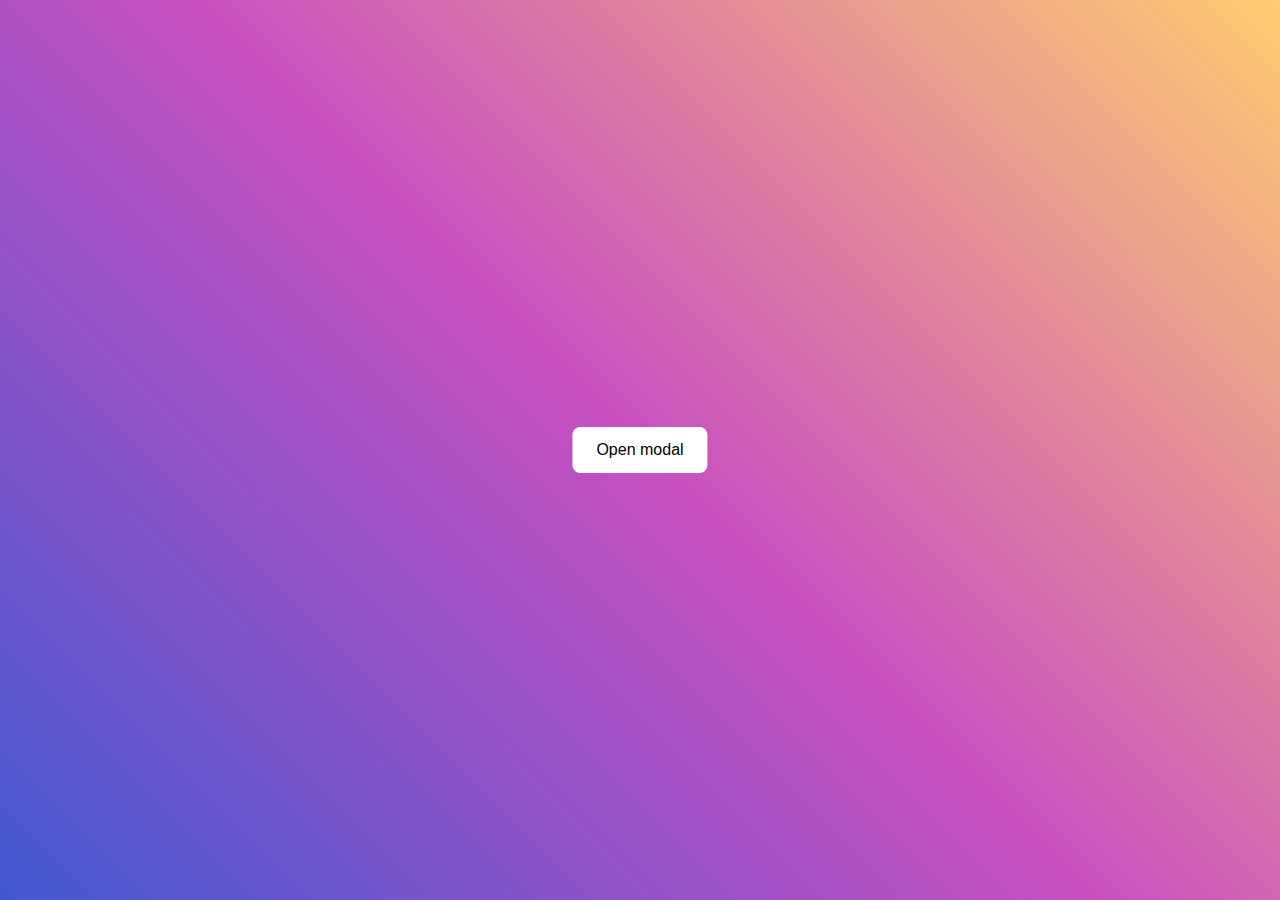
<file: create-modal/index.html>
<!DOCTYPE html>
<html lang="en">
  <head>
    <meta charset="UTF-8" />
    <meta http-equiv="X-UA-Compatible" content="IE=edge" />
    <meta name="viewport" content="width=device-width, initial-scale=1.0" />
    <link
      href="https://unpkg.com/boxicons@2.1.1/css/boxicons.min.css"
      rel="stylesheet"
    />
    <link rel="stylesheet" href="./style.css" />
    <title>Create Modal</title>
  </head>
  <body>
    <button class="open-modal-btn">Open modal</button>
    <div class="modal hide">
      <div class="modal-inner">
        <div class="modal-header">
          <p>Welcome to Las</p>
          <i class="bx bx-x icon-close"></i>
        </div>
        <div class="modal-body">
          <h2 class="title">Modal</h2>
          <p class="subtitle">Đây là phần body của modal</p>
        </div>
        <div class="modal-footer">
          <button class="close-modal-btn">Close</button>
        </div>
      </div>
    </div>
    <script src="./main.js"></script>
  </body>
</html>
</file>
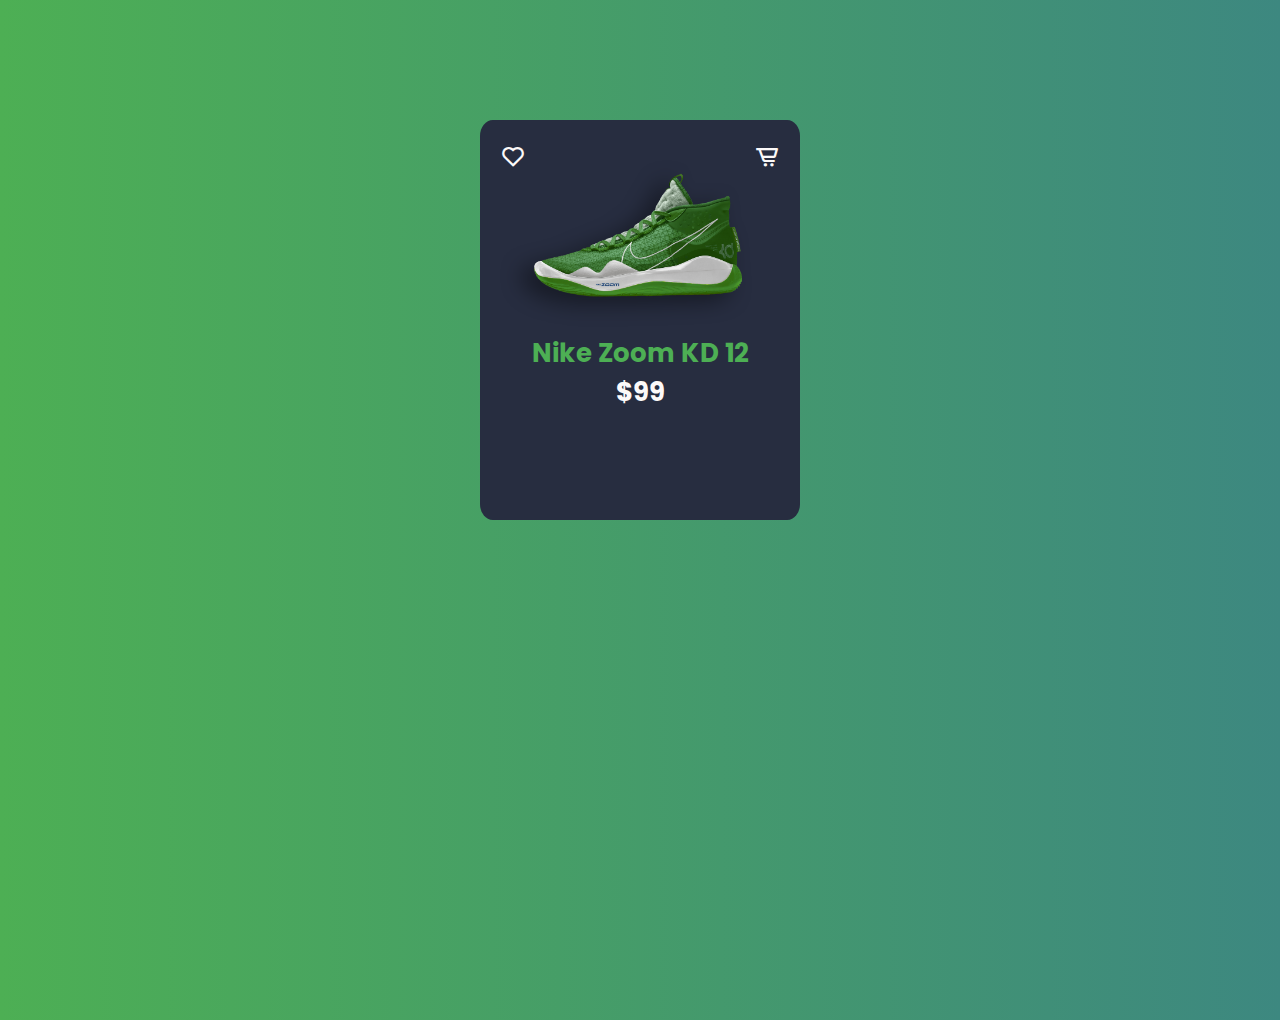
<file: product-cart/index.html>
<!DOCTYPE html>
<html lang="en">
  <head>
    <meta charset="UTF-8" />
    <meta http-equiv="X-UA-Compatible" content="IE=edge" />
    <meta name="viewport" content="width=device-width, initial-scale=1.0" />
    <link
      href="https://unpkg.com/boxicons@2.1.1/css/boxicons.min.css"
      rel="stylesheet"
    />
    <link rel="stylesheet" href="./style.css" />
    <title>Product Card</title>
  </head>
  <body>
    <div class="card">
      <div class="card__heart"><i class="bx bx-heart"></i></div>
      <div class="card__cart"><i class="bx bx-cart-alt"></i></div>
      <div class="card__img">
        <img src="./image/Nike Zoom.png" alt="anhsanpham" />
      </div>
      <div class="card__title">Nike Zoom KD 12</div>
      <div class="card__price">$99</div>
      <div class="card__info">
        <div class="card__size">
          <h3>Size:</h3>
          <span class="card__size--style">6</span>
          <span class="card__size--style">7</span>
          <span class="card__size--style">8</span>
          <span class="card__size--style">9</span>
        </div>
        <div class="card__color">
          <h3>Color:</h3>
          <span class="card__color--style card__color--green"></span>
          <span class="card__color--style card__color--red"></span>
          <span class="card__color--style card__color--white"></span>
        </div>
        <div class="card__action">
          <button class="card__btn">Buy Now</button>
          <button class="card__btn">Add Cart</button>
        </div>
      </div>
    </div>
  </body>
</html>
</file>
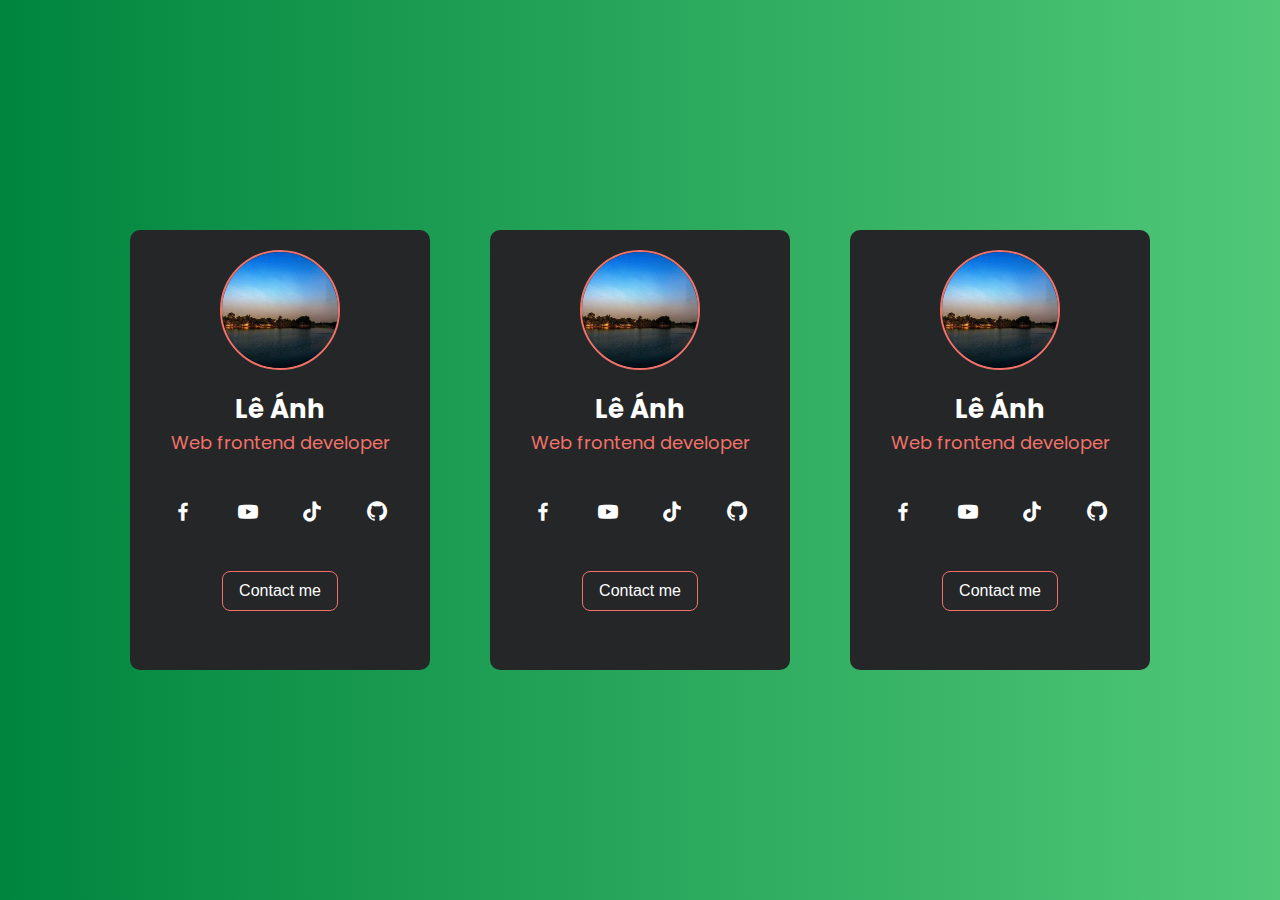
<file: profile-card/index.html>
<!DOCTYPE html>
<html lang="en">
  <head>
    <meta charset="UTF-8" />
    <meta http-equiv="X-UA-Compatible" content="IE=edge" />
    <meta name="viewport" content="width=device-width, initial-scale=1.0" />
    <link
      href="https://unpkg.com/boxicons@2.1.1/css/boxicons.min.css"
      rel="stylesheet"
    />
    <link rel="stylesheet" href="./style.css" />
    <title>Profile card</title>
  </head>
  <body>
    <div class="profile-card">
      <div class="card__item">
        <div class="avatar">
          <img src="./image/avatar.jpg" alt="anhdaidien" class="avatar__img" />
        </div>
        <h2 class="title">Lê Ánh</h2>
        <p class="subtitle">Web frontend developer</p>
        <div class="social-media">
          <a href="#" class="social-media__item">
            <i class="bx bxl-facebook"></i>
          </a>
          <a href="#" class="social-media__item">
            <i class="bx bxl-youtube"></i>
          </a>
          <a href="#" class="social-media__item">
            <i class="bx bxl-tiktok"></i>
          </a>
          <a href="#" class="social-media__item">
            <i class="bx bxl-github"></i>
          </a>
        </div>
        <button class="contact-btn">Contact me</button>
      </div>
      <div class="card__item">
        <div class="avatar">
          <img src="./image/avatar.jpg" alt="anhdaidien" class="avatar__img" />
        </div>
        <h2 class="title">Lê Ánh</h2>
        <p class="subtitle">Web frontend developer</p>
        <div class="social-media">
          <a href="#" class="social-media__item">
            <i class="bx bxl-facebook"></i>
          </a>
          <a href="#" class="social-media__item">
            <i class="bx bxl-youtube"></i>
          </a>
          <a href="#" class="social-media__item">
            <i class="bx bxl-tiktok"></i>
          </a>
          <a href="#" class="social-media__item">
            <i class="bx bxl-github"></i>
          </a>
        </div>
        <button class="contact-btn">Contact me</button>
      </div>
      <div class="card__item">
        <div class="avatar">
          <img src="./image/avatar.jpg" alt="anhdaidien" class="avatar__img" />
        </div>
        <h2 class="title">Lê Ánh</h2>
        <p class="subtitle">Web frontend developer</p>
        <div class="social-media">
          <a href="#" class="social-media__item">
            <i class="bx bxl-facebook"></i>
          </a>
          <a href="#" class="social-media__item">
            <i class="bx bxl-youtube"></i>
          </a>
          <a href="#" class="social-media__item">
            <i class="bx bxl-tiktok"></i>
          </a>
          <a href="#" class="social-media__item">
            <i class="bx bxl-github"></i>
          </a>
        </div>
        <button class="contact-btn">Contact me</button>
      </div>
    </div>
  </body>
</html>
</file>
<file: create-modal/style.css>
* {
  margin: 0;
  padding: 0;
  box-sizing: border-box;
}
body {
  background: linear-gradient(
    45deg,
    rgb(65, 88, 208) 0%,
    rgb(200, 80, 192) 50%,
    rgb(255, 204, 112) 100%
  );
  height: 100vh;
  font-family: "Segoe UI", sans-serif;
  overflow: hidden;
}
.open-modal-btn {
  padding: 14px 24px;
  font-size: 16px;
  border: none;
  outline: unset;
  border-radius: 8px;
  position: relative;
  top: 50%;
  left: 50%;
  transform: translate(-50%, -50%);
  background-color: #fff;
  cursor: pointer;
}
.open-modal-btn:hover {
  background-color: rgba(255, 255, 255, 0.8);
}
.modal {
  position: fixed;
  top: 0;
  height: 100%;
  width: 100%;
  background-color: rgba(0, 0, 0, 0.3);
}
.modal-inner {
  position: relative;
  top: 30%;
  margin: auto;
  width: 400px;
  border-radius: 6px;
  overflow: hidden;
  animation: modalShow 0.4s ease;
}
.modal-header {
  display: flex;
  justify-content: space-between;
  align-items: center;
  padding: 14px 10px;
  background-color: #e26e70;
  color: #fff;
  font-size: 20px;
}
.icon-close {
  cursor: pointer;
}
.modal-body {
  background-color: #fff;
  padding: 14px 10px;
}
.title {
  color: #e26e70;
  font-size: 30px;
}
.subtitle {
  margin-top: 4px;
  font-size: 18px;
}
.modal-footer {
  background-color: #fff;
  text-align: right;
  padding: 20px 10px;
}
.close-modal-btn {
  padding: 6px 14px;
  font-size: 16px;
  color: #fff;
  background-color: #e26e70;
  border: none;
  outline: unset;
  border-radius: 4px;
  cursor: pointer;
}
.hide {
  display: none;
}
@keyframes modalShow {
  from {
    top: 0;
    opacity: 0;
  }
  to {
    opacity: 1;
  }
}
</file>
<file: product-cart/style.css>
@import url("https://fonts.googleapis.com/css2?family=Poppins:ital,wght@0,200;0,300;0,400;1,100;1,200;1,300;1,400&family=Roboto:ital,wght@0,100;0,300;0,400;0,500;0,700;1,100;1,300;1,400&display=swap");
* {
  margin: 0;
  padding: 0;
  box-sizing: border-box;
}
:root {
  --primary-color: #4daf54;
  --white-color: rgb(252, 249, 249);
}
body {
  height: 100vh;
  background: linear-gradient(to right, #4daf54, #3d8880);
  font-family: "Poppins", sans-serif;
  overflow: hidden;
}

.card {
  max-width: 320px;
  height: 400px;
  margin: 120px auto;
  background-color: #272d40;
  border-radius: 4%;
  padding: 40px 20px;
  color: var(--white-color);
  position: relative;
  transition-delay: 0.5s;
}
.card__heart,
.card__cart {
  font-size: 26px;
  position: absolute;
  left: 20px;
  top: 20px;
  z-index: 1;
  cursor: pointer;
}
.card__cart {
  left: unset;
  right: 20px;
}
.card__img {
  width: 90%;
  transition: 0.5s;
}
.card__img img {
  width: 100%;
  height: 100%;
  object-fit: cover;
  object-position: center;
}
.card__title,
.card__price {
  font-size: 26px;
  font-weight: bold;
  text-align: center;
  transition: 0.5s;
}
.card__title {
  color: var(--primary-color);
}
.card__info {
  margin-top: 140px;
  visibility: hidden;
  transition: 0.5s;
  opacity: 0;
}
h3 {
  margin-right: 6px;
}
.card__size,
.card__color,
.card__action {
  display: flex;
  align-items: center;
  margin-bottom: 12px;
}
.card__size--style {
  text-align: center;
  font-size: 16px;
  padding: 2px 10px;
  background-color: #dadada;
  color: #272d40;
  margin-left: 8px;
  border-radius: 20%;
  cursor: pointer;
}
.card__color--style {
  padding: 10px;
  border-radius: 50%;
  margin-left: 8px;
  cursor: pointer;
}
.card__color--green {
  background-color: green;
}
.card__color--red {
  background-color: red;
}
.card__color--white {
  background-color: var(--white-color);
}

.card__btn {
  font-size: 16px;
  border: none;
  outline: none;
  padding: 10px 20px;
  border-radius: 6%;
  background-color: var(--primary-color);
  color: var(--white-color);
  cursor: pointer;
  margin-right: 10px;
  transition: 0.2s;
}
.card:hover .card__img {
  transform: translateY(-90px) rotate(-20deg);
}
.card:hover .card__info {
  transition-delay: 0.2s;
  margin-top: -30px;
  visibility: visible;
  opacity: 1;
}
.card:hover .card__title {
  transform: translate(-12%, -140%);
}
.card:hover .card__price {
  transform: translate(-40%, -140%);
}
.card__btn:hover {
  transform: scale(0.9);
}
</file>
<file: profile-card/style.css>
@import url("https://fonts.googleapis.com/css2?family=Poppins:ital,wght@0,100;0,200;0,300;0,400;1,100;1,200;1,300;1,400&family=Roboto:ital,wght@0,100;0,300;0,400;0,500;0,700;1,100;1,300;1,400&display=swap");
* {
  margin: 0;
  padding: 0;
  box-sizing: border-box;
}

:root {
  --primary-color: #242628;
  --white-color: #ffffff;
  --pick-color: #f2726a;
}
body {
  height: 100vh;
  font-family: "Poppins", sans-serif;
  background: linear-gradient(to right, #00853e, #50c878);
}
.profile-card {
  height: 100%;
  display: flex;
  align-items: center;
  justify-content: center;
}
.card__item {
  width: 300px;
  height: 440px;
  background-color: var(--primary-color);
  border-radius: 10px;
  text-align: center;
  margin-right: 60px;
  overflow: hidden;
}
.card__item:last-child {
  margin-right: 0;
}
.avatar {
  width: 120px;
  height: 120px;
  margin: 0 auto;
  transform: translateY(20px);
  border-radius: 50%;
  border: 2px var(--pick-color) solid;
  overflow: hidden; /* anh k an vs div */
  cursor: pointer;
  transition: 0.4s;
}
.avatar__img {
  width: 100%;
  height: 100%;
  object-fit: cover;
  object-position: center;
}
.avatar:hover {
  width: 100%;
  height: 100%;
  border: unset;
  border-radius: unset;
  transform: unset;
  transition-delay: 0.2s;
}
.title {
  color: var(--white-color);
  font-size: 26px;
  margin-top: 40px;
}
.subtitle {
  font-size: 18px;
  color: var(--pick-color); /* margin: 10px 0; */
}
.social-media {
  margin: 40px 0;
  display: flex;
  justify-content: space-evenly;
}
.social-media__item {
  text-decoration: none;
  font-size: 24px;
  color: var(--white-color);
  cursor: pointer;
  transition: 0.4s;
}
.social-media__item:hover {
  color: var(--pick-color);
}
.contact-btn {
  border: 1px var(--pick-color);
  border-style: solid;
  border-radius: 8px;
  font-size: 16px;
  padding: 10px 16px;
  color: var(--white-color);
  background-color: var(--primary-color);
  cursor: pointer;
  transition: 0.4s;
}
.contact-btn:hover {
  background-color: var(--pick-color);
}
</file>
